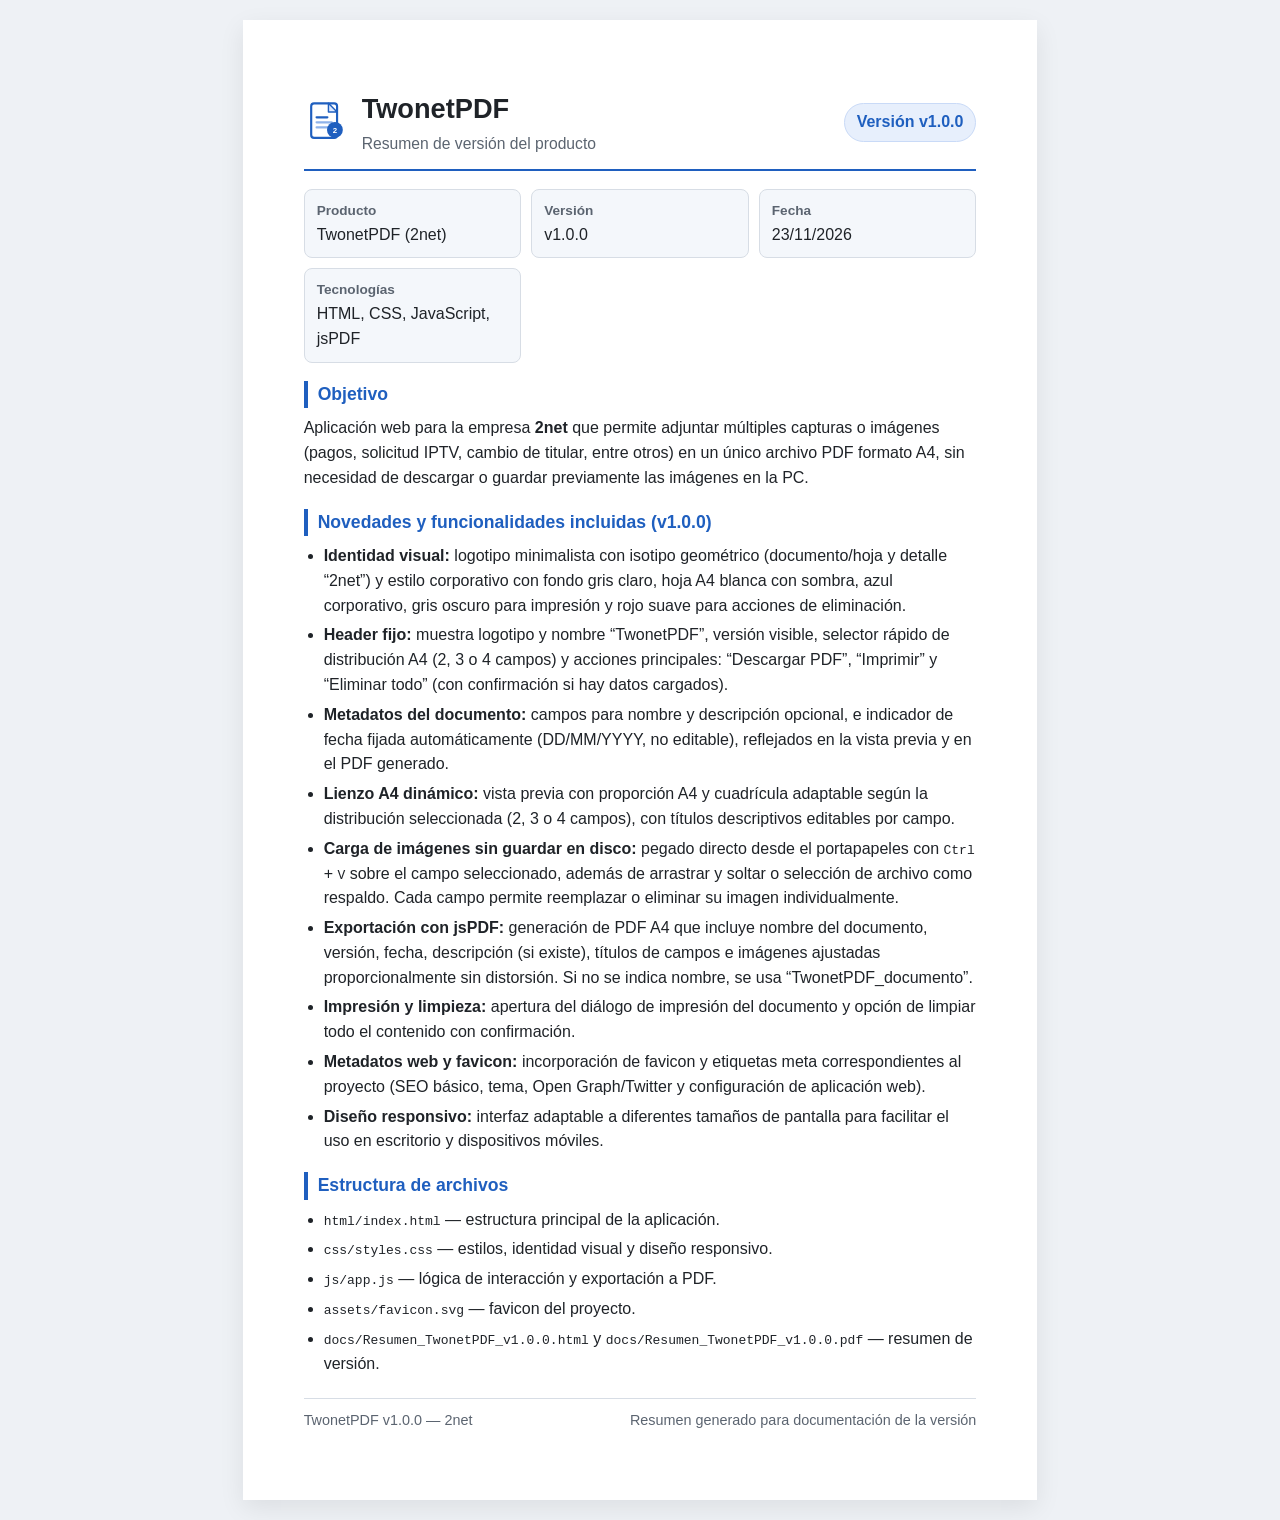
<file: Resumen_TwonetPDF_v1.0.0.html>
<!DOCTYPE html>
<html lang="es">
<head>
  <meta charset="UTF-8">
  <meta name="viewport" content="width=device-width, initial-scale=1.0">
  <title>Resumen de versión - TwonetPDF v1.0.0</title>
  <style>
    :root {
      --primary: #1f5fbf;
      --text: #1f2328;
      --muted: #5b6470;
      --border: #d7dde5;
      --bg: #f4f7fb;
    }
    * { box-sizing: border-box; }
    body {
      margin: 0;
      font-family: "Segoe UI", Arial, sans-serif;
      color: var(--text);
      background: #eef1f5;
      line-height: 1.55;
    }
    .page {
      max-width: 210mm;
      min-height: 297mm;
      margin: 20px auto;
      background: #fff;
      padding: 18mm 16mm;
      box-shadow: 0 8px 24px rgba(0,0,0,0.08);
    }
    header {
      display: flex;
      align-items: center;
      justify-content: space-between;
      gap: 16px;
      border-bottom: 2px solid var(--primary);
      padding-bottom: 12px;
      margin-bottom: 18px;
    }
    .brand {
      display: flex;
      align-items: center;
      gap: 12px;
    }
    .brand svg { width: 46px; height: 46px; }
    h1 { margin: 0; font-size: 1.7rem; color: var(--text); }
    .subtitle { margin: 2px 0 0; color: var(--muted); font-size: 0.98rem; }
    .version-badge {
      background: #e7effc;
      color: var(--primary);
      border: 1px solid #c9daf7;
      padding: 6px 12px;
      border-radius: 999px;
      font-weight: 700;
      white-space: nowrap;
    }
    h2 {
      font-size: 1.1rem;
      color: var(--primary);
      margin: 18px 0 8px;
      border-left: 4px solid var(--primary);
      padding-left: 10px;
    }
    p { margin: 8px 0; }
    ul { margin: 8px 0 8px 20px; padding: 0; }
    li { margin: 5px 0; }
    .meta {
      display: grid;
      grid-template-columns: repeat(auto-fit, minmax(180px, 1fr));
      gap: 10px;
      margin: 12px 0 4px;
    }
    .meta-card {
      background: var(--bg);
      border: 1px solid var(--border);
      border-radius: 8px;
      padding: 10px 12px;
    }
    .meta-card strong { display: block; font-size: 0.85rem; color: var(--muted); margin-bottom: 2px; }
    .footer {
      margin-top: 22px;
      padding-top: 10px;
      border-top: 1px solid var(--border);
      color: var(--muted);
      font-size: 0.9rem;
      display: flex;
      justify-content: space-between;
      gap: 10px;
      flex-wrap: wrap;
    }
    @media print {
      @page { size: A4; margin: 12mm; }
      body { background: #fff; }
      .page { margin: 0; box-shadow: none; padding: 0; max-width: none; min-height: auto; }
    }
  </style>
</head>
<body>
  <main class="page">
    <header>
      <div class="brand">
        <svg viewBox="0 0 64 64" xmlns="http://www.w3.org/2000/svg" aria-hidden="true">
          <rect x="10" y="6" width="36" height="48" rx="4" fill="#ffffff" stroke="#1f5fbf" stroke-width="3"/>
          <path d="M34 6 L46 18 L34 18 Z" fill="#dbe8ff" stroke="#1f5fbf" stroke-width="2" stroke-linejoin="round"/>
          <rect x="16" y="24" width="18" height="3" rx="1.5" fill="#1f5fbf"/>
          <rect x="16" y="31" width="24" height="3" rx="1.5" fill="#8fb3ea"/>
          <rect x="16" y="38" width="20" height="3" rx="1.5" fill="#8fb3ea"/>
          <circle cx="43" cy="43" r="11" fill="#1f5fbf"/>
          <text x="43" y="47" text-anchor="middle" font-family="Segoe UI, Arial, sans-serif" font-size="11" font-weight="700" fill="#ffffff">2</text>
        </svg>
        <div>
          <h1>TwonetPDF</h1>
          <p class="subtitle">Resumen de versión del producto</p>
        </div>
      </div>
      <div class="version-badge">Versión v1.0.0</div>
    </header>

    <section class="meta" aria-label="Información de la versión">
      <div class="meta-card"><strong>Producto</strong>TwonetPDF (2net)</div>
      <div class="meta-card"><strong>Versión</strong>v1.0.0</div>
      <div class="meta-card"><strong>Fecha</strong>23/11/2026</div>
      <div class="meta-card"><strong>Tecnologías</strong>HTML, CSS, JavaScript, jsPDF</div>
    </section>

    <h2>Objetivo</h2>
    <p>Aplicación web para la empresa <strong>2net</strong> que permite adjuntar múltiples capturas o imágenes (pagos, solicitud IPTV, cambio de titular, entre otros) en un único archivo PDF formato A4, sin necesidad de descargar o guardar previamente las imágenes en la PC.</p>

    <h2>Novedades y funcionalidades incluidas (v1.0.0)</h2>
    <ul>
      <li><strong>Identidad visual:</strong> logotipo minimalista con isotipo geométrico (documento/hoja y detalle “2net”) y estilo corporativo con fondo gris claro, hoja A4 blanca con sombra, azul corporativo, gris oscuro para impresión y rojo suave para acciones de eliminación.</li>
      <li><strong>Header fijo:</strong> muestra logotipo y nombre “TwonetPDF”, versión visible, selector rápido de distribución A4 (2, 3 o 4 campos) y acciones principales: “Descargar PDF”, “Imprimir” y “Eliminar todo” (con confirmación si hay datos cargados).</li>
      <li><strong>Metadatos del documento:</strong> campos para nombre y descripción opcional, e indicador de fecha fijada automáticamente (DD/MM/YYYY, no editable), reflejados en la vista previa y en el PDF generado.</li>
      <li><strong>Lienzo A4 dinámico:</strong> vista previa con proporción A4 y cuadrícula adaptable según la distribución seleccionada (2, 3 o 4 campos), con títulos descriptivos editables por campo.</li>
      <li><strong>Carga de imágenes sin guardar en disco:</strong> pegado directo desde el portapapeles con <kbd>Ctrl</kbd> + <kbd>V</kbd> sobre el campo seleccionado, además de arrastrar y soltar o selección de archivo como respaldo. Cada campo permite reemplazar o eliminar su imagen individualmente.</li>
      <li><strong>Exportación con jsPDF:</strong> generación de PDF A4 que incluye nombre del documento, versión, fecha, descripción (si existe), títulos de campos e imágenes ajustadas proporcionalmente sin distorsión. Si no se indica nombre, se usa “TwonetPDF_documento”.</li>
      <li><strong>Impresión y limpieza:</strong> apertura del diálogo de impresión del documento y opción de limpiar todo el contenido con confirmación.</li>
      <li><strong>Metadatos web y favicon:</strong> incorporación de favicon y etiquetas meta correspondientes al proyecto (SEO básico, tema, Open Graph/Twitter y configuración de aplicación web).</li>
      <li><strong>Diseño responsivo:</strong> interfaz adaptable a diferentes tamaños de pantalla para facilitar el uso en escritorio y dispositivos móviles.</li>
    </ul>

    <h2>Estructura de archivos</h2>
    <ul>
      <li><code>html/index.html</code> — estructura principal de la aplicación.</li>
      <li><code>css/styles.css</code> — estilos, identidad visual y diseño responsivo.</li>
      <li><code>js/app.js</code> — lógica de interacción y exportación a PDF.</li>
      <li><code>assets/favicon.svg</code> — favicon del proyecto.</li>
      <li><code>docs/Resumen_TwonetPDF_v1.0.0.html</code> y <code>docs/Resumen_TwonetPDF_v1.0.0.pdf</code> — resumen de versión.</li>
    </ul>

    <div class="footer">
      <span>TwonetPDF v1.0.0 — 2net</span>
      <span>Resumen generado para documentación de la versión</span>
    </div>
  </main>
</body>
</html>
</file>
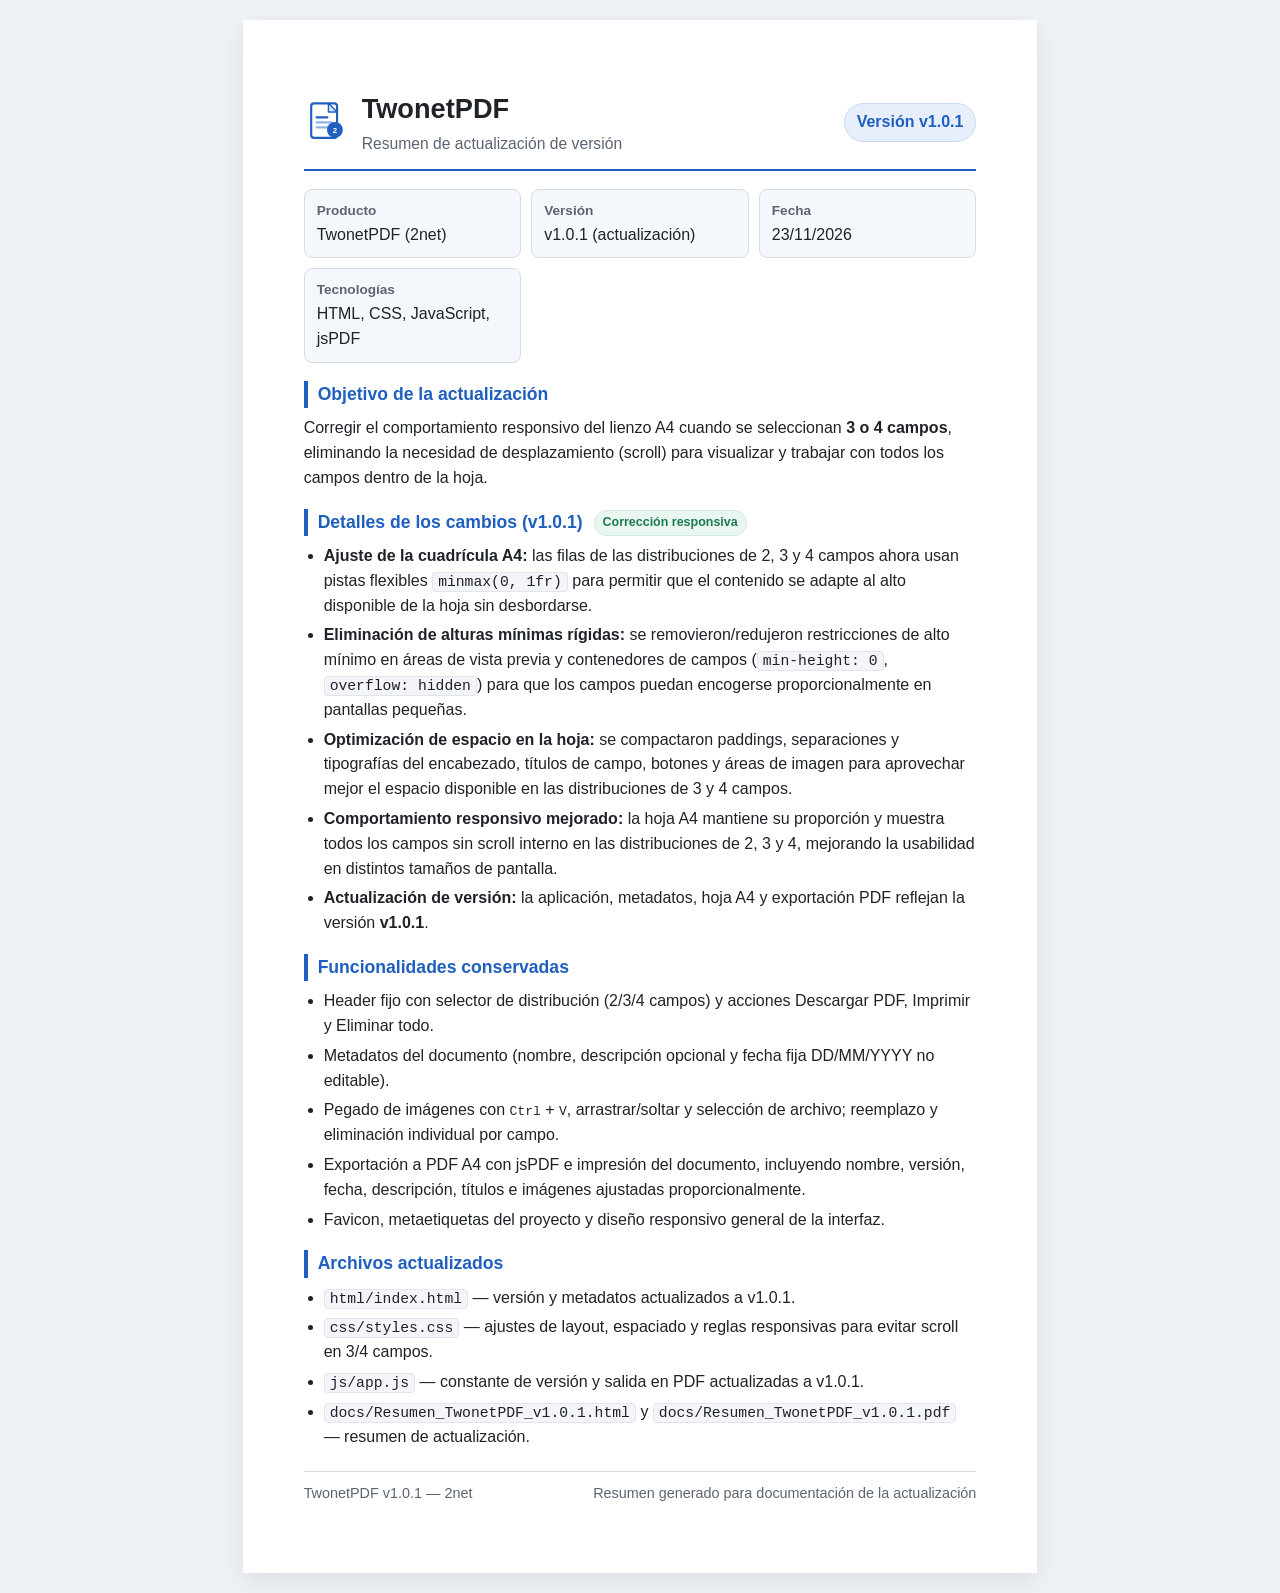
<file: Resumen_TwonetPDF_v1.0.1.html>
<!DOCTYPE html>
<html lang="es">
<head>
  <meta charset="UTF-8">
  <meta name="viewport" content="width=device-width, initial-scale=1.0">
  <title>Resumen de versión - TwonetPDF v1.0.1</title>
  <style>
    :root {
      --primary: #1f5fbf;
      --text: #1f2328;
      --muted: #5b6470;
      --border: #d7dde5;
      --bg: #f4f7fb;
      --ok: #1f7a4d;
    }
    * { box-sizing: border-box; }
    body {
      margin: 0;
      font-family: "Segoe UI", Arial, sans-serif;
      color: var(--text);
      background: #eef1f5;
      line-height: 1.55;
    }
    .page {
      max-width: 210mm;
      min-height: 297mm;
      margin: 20px auto;
      background: #fff;
      padding: 18mm 16mm;
      box-shadow: 0 8px 24px rgba(0,0,0,0.08);
    }
    header {
      display: flex;
      align-items: center;
      justify-content: space-between;
      gap: 16px;
      border-bottom: 2px solid var(--primary);
      padding-bottom: 12px;
      margin-bottom: 18px;
    }
    .brand { display: flex; align-items: center; gap: 12px; }
    .brand svg { width: 46px; height: 46px; }
    h1 { margin: 0; font-size: 1.7rem; color: var(--text); }
    .subtitle { margin: 2px 0 0; color: var(--muted); font-size: 0.98rem; }
    .version-badge {
      background: #e7effc;
      color: var(--primary);
      border: 1px solid #c9daf7;
      padding: 6px 12px;
      border-radius: 999px;
      font-weight: 700;
      white-space: nowrap;
    }
    h2 {
      font-size: 1.1rem;
      color: var(--primary);
      margin: 18px 0 8px;
      border-left: 4px solid var(--primary);
      padding-left: 10px;
    }
    p { margin: 8px 0; }
    ul { margin: 8px 0 8px 20px; padding: 0; }
    li { margin: 5px 0; }
    .meta {
      display: grid;
      grid-template-columns: repeat(auto-fit, minmax(180px, 1fr));
      gap: 10px;
      margin: 12px 0 4px;
    }
    .meta-card {
      background: var(--bg);
      border: 1px solid var(--border);
      border-radius: 8px;
      padding: 10px 12px;
    }
    .meta-card strong { display: block; font-size: 0.85rem; color: var(--muted); margin-bottom: 2px; }
    .tag {
      display: inline-block;
      font-size: 0.78rem;
      font-weight: 700;
      color: var(--ok);
      background: #e9f7f0;
      border: 1px solid #cfead9;
      border-radius: 999px;
      padding: 2px 8px;
      margin-left: 6px;
      vertical-align: middle;
    }
    code {
      font-family: Consolas, "Courier New", monospace;
      font-size: 0.92em;
      background: #f3f5f8;
      border: 1px solid #e1e6ee;
      border-radius: 4px;
      padding: 1px 5px;
    }
    .footer {
      margin-top: 22px;
      padding-top: 10px;
      border-top: 1px solid var(--border);
      color: var(--muted);
      font-size: 0.9rem;
      display: flex;
      justify-content: space-between;
      gap: 10px;
      flex-wrap: wrap;
    }
    @media print {
      @page { size: A4; margin: 12mm; }
      body { background: #fff; }
      .page { margin: 0; box-shadow: none; padding: 0; max-width: none; min-height: auto; }
    }
  </style>
</head>
<body>
  <main class="page">
    <header>
      <div class="brand">
        <svg viewBox="0 0 64 64" xmlns="http://www.w3.org/2000/svg" aria-hidden="true">
          <rect x="10" y="6" width="36" height="48" rx="4" fill="#ffffff" stroke="#1f5fbf" stroke-width="3"/>
          <path d="M34 6 L46 18 L34 18 Z" fill="#dbe8ff" stroke="#1f5fbf" stroke-width="2" stroke-linejoin="round"/>
          <rect x="16" y="24" width="18" height="3" rx="1.5" fill="#1f5fbf"/>
          <rect x="16" y="31" width="24" height="3" rx="1.5" fill="#8fb3ea"/>
          <rect x="16" y="38" width="20" height="3" rx="1.5" fill="#8fb3ea"/>
          <circle cx="43" cy="43" r="11" fill="#1f5fbf"/>
          <text x="43" y="47" text-anchor="middle" font-family="Segoe UI, Arial, sans-serif" font-size="11" font-weight="700" fill="#ffffff">2</text>
        </svg>
        <div>
          <h1>TwonetPDF</h1>
          <p class="subtitle">Resumen de actualización de versión</p>
        </div>
      </div>
      <div class="version-badge">Versión v1.0.1</div>
    </header>

    <section class="meta" aria-label="Información de la versión">
      <div class="meta-card"><strong>Producto</strong>TwonetPDF (2net)</div>
      <div class="meta-card"><strong>Versión</strong>v1.0.1 (actualización)</div>
      <div class="meta-card"><strong>Fecha</strong>23/11/2026</div>
      <div class="meta-card"><strong>Tecnologías</strong>HTML, CSS, JavaScript, jsPDF</div>
    </section>

    <h2>Objetivo de la actualización</h2>
    <p>Corregir el comportamiento responsivo del lienzo A4 cuando se seleccionan <strong>3 o 4 campos</strong>, eliminando la necesidad de desplazamiento (scroll) para visualizar y trabajar con todos los campos dentro de la hoja.</p>

    <h2>Detalles de los cambios (v1.0.1) <span class="tag">Corrección responsiva</span></h2>
    <ul>
      <li><strong>Ajuste de la cuadrícula A4:</strong> las filas de las distribuciones de 2, 3 y 4 campos ahora usan pistas flexibles <code>minmax(0, 1fr)</code> para permitir que el contenido se adapte al alto disponible de la hoja sin desbordarse.</li>
      <li><strong>Eliminación de alturas mínimas rígidas:</strong> se removieron/redujeron restricciones de alto mínimo en áreas de vista previa y contenedores de campos (<code>min-height: 0</code>, <code>overflow: hidden</code>) para que los campos puedan encogerse proporcionalmente en pantallas pequeñas.</li>
      <li><strong>Optimización de espacio en la hoja:</strong> se compactaron paddings, separaciones y tipografías del encabezado, títulos de campo, botones y áreas de imagen para aprovechar mejor el espacio disponible en las distribuciones de 3 y 4 campos.</li>
      <li><strong>Comportamiento responsivo mejorado:</strong> la hoja A4 mantiene su proporción y muestra todos los campos sin scroll interno en las distribuciones de 2, 3 y 4, mejorando la usabilidad en distintos tamaños de pantalla.</li>
      <li><strong>Actualización de versión:</strong> la aplicación, metadatos, hoja A4 y exportación PDF reflejan la versión <strong>v1.0.1</strong>.</li>
    </ul>

    <h2>Funcionalidades conservadas</h2>
    <ul>
      <li>Header fijo con selector de distribución (2/3/4 campos) y acciones Descargar PDF, Imprimir y Eliminar todo.</li>
      <li>Metadatos del documento (nombre, descripción opcional y fecha fija DD/MM/YYYY no editable).</li>
      <li>Pegado de imágenes con <kbd>Ctrl</kbd> + <kbd>V</kbd>, arrastrar/soltar y selección de archivo; reemplazo y eliminación individual por campo.</li>
      <li>Exportación a PDF A4 con jsPDF e impresión del documento, incluyendo nombre, versión, fecha, descripción, títulos e imágenes ajustadas proporcionalmente.</li>
      <li>Favicon, metaetiquetas del proyecto y diseño responsivo general de la interfaz.</li>
    </ul>

    <h2>Archivos actualizados</h2>
    <ul>
      <li><code>html/index.html</code> — versión y metadatos actualizados a v1.0.1.</li>
      <li><code>css/styles.css</code> — ajustes de layout, espaciado y reglas responsivas para evitar scroll en 3/4 campos.</li>
      <li><code>js/app.js</code> — constante de versión y salida en PDF actualizadas a v1.0.1.</li>
      <li><code>docs/Resumen_TwonetPDF_v1.0.1.html</code> y <code>docs/Resumen_TwonetPDF_v1.0.1.pdf</code> — resumen de actualización.</li>
    </ul>

    <div class="footer">
      <span>TwonetPDF v1.0.1 — 2net</span>
      <span>Resumen generado para documentación de la actualización</span>
    </div>
  </main>
</body>
</html>
</file>
